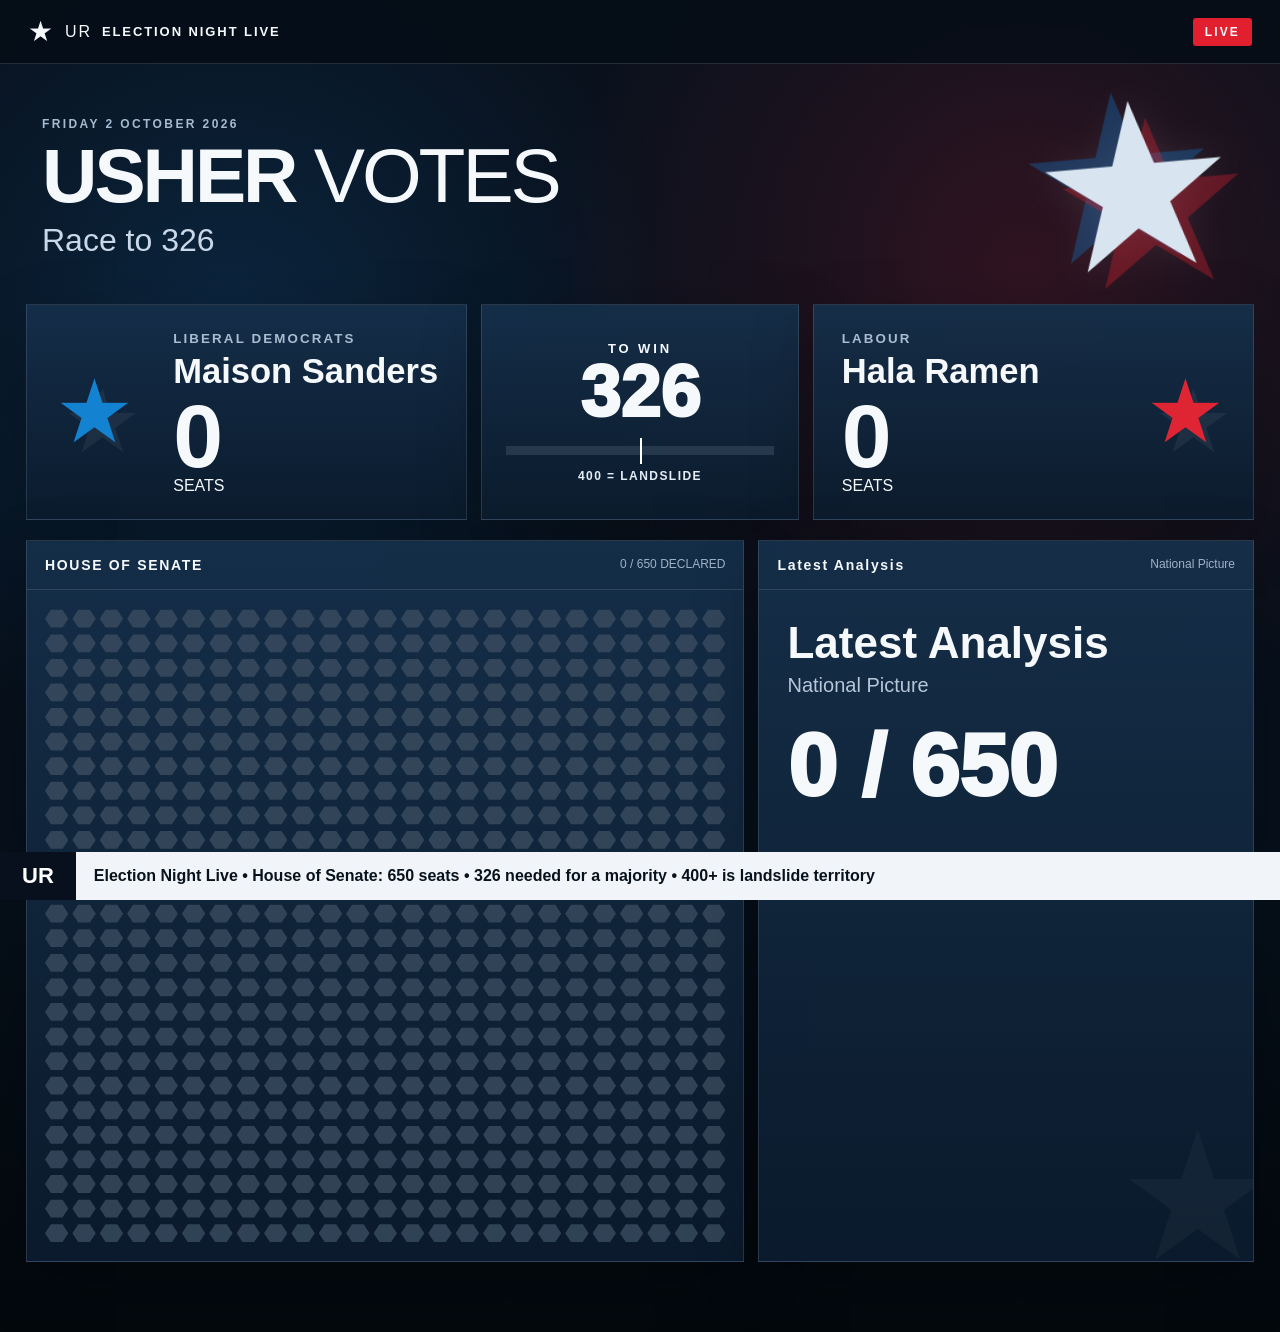
<file: index.html>
<!doctype html>
<html lang="en">
<head>
  <meta charset="utf-8">
  <meta name="viewport" content="width=device-width,initial-scale=1">
  <title>UR Election Night Live</title>
  <link rel="stylesheet" href="styles.css">
</head>
<body class="presentation-body">
  <main id="presentation">
    <section class="topbar">
      <div class="brand"><span class="brand-star">★</span><span>UR</span><b>ELECTION NIGHT LIVE</b></div>
      <div class="live-badge">LIVE</div>
    </section>

    <section class="hero">
      <div>
        <div class="eyebrow" id="electionDate">FRIDAY 2 OCTOBER 2026</div>
        <h1>USHER <span>VOTES</span></h1>
        <p id="headline">Race to 326</p>
      </div>
      <div class="giant-star">★</div>
    </section>

    <section class="matchup-grid">
      <article class="candidate-card candidate-a">
        <div class="candidate-star">★</div>
        <div>
          <small id="partyA">LIBERAL DEMOCRATS</small>
          <h2 id="leaderA">Maison Sanders</h2>
          <div class="seat-big" id="seatA">0</div>
          <span>SEATS</span>
        </div>
      </article>

      <article class="center-card">
        <div class="to-win">TO WIN</div>
        <div class="win-number" id="majorityNumber">326</div>
        <div class="majority-track">
          <div class="track-a" id="trackA"></div>
          <div class="track-b" id="trackB"></div>
          <div class="majority-marker"></div>
        </div>
        <div class="landslide" id="landslideLabel">400 = LANDSLIDE</div>
      </article>

      <article class="candidate-card candidate-b">
        <div>
          <small id="partyB">LABOUR</small>
          <h2 id="leaderB">Hala Ramen</h2>
          <div class="seat-big" id="seatB">0</div>
          <span>SEATS</span>
        </div>
        <div class="candidate-star">★</div>
      </article>
    </section>

    <section class="dashboard">
      <div class="panel map-panel">
        <header>
          <h3>HOUSE OF SENATE</h3>
          <span id="declaredCount">0 / 650 DECLARED</span>
        </header>
        <div class="hex-map" id="hexMap"></div>
      </div>

      <div class="panel analysis-panel">
        <header>
          <h3 id="slideTitle">LATEST ANALYSIS</h3>
          <span id="slideKicker">NATIONAL PICTURE</span>
        </header>
        <div id="slideStage"></div>
      </div>
    </section>

    <section class="ticker">
      <div class="ticker-label">UR</div>
      <div class="ticker-text" id="tickerText">Election Night Live • House of Senate: 650 seats • 326 needed for a majority • 400+ is landslide territory</div>
    </section>
  </main>

  <script src="data.js"></script>
  <script src="app.js"></script>
</body>
</html>
</file>
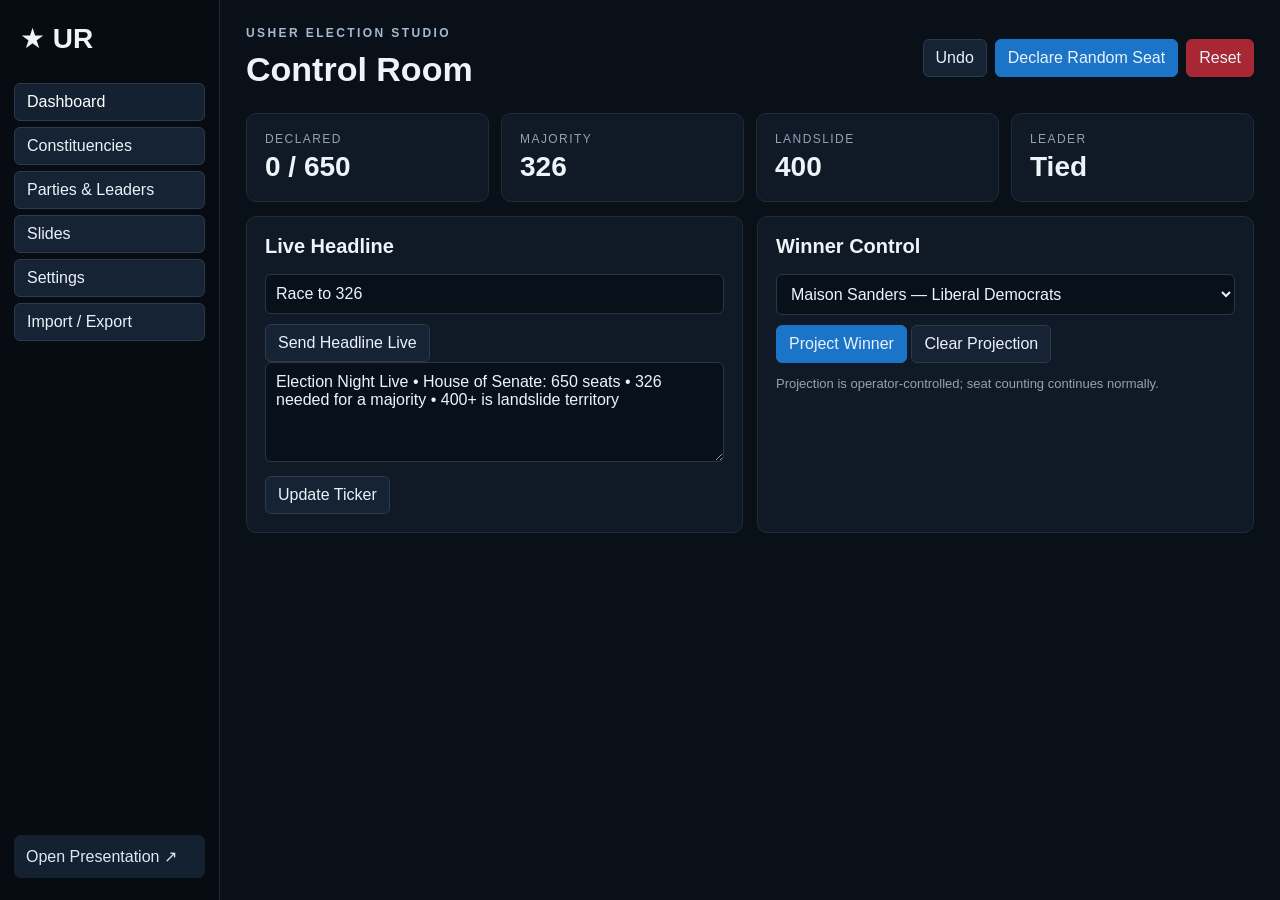
<file: control.html>
<!doctype html>
<html lang="en">
<head>
  <meta charset="utf-8">
  <meta name="viewport" content="width=device-width,initial-scale=1">
  <title>UR Election Control Room</title>
  <link rel="stylesheet" href="styles.css">
</head>
<body class="control-body">
  <aside class="sidebar">
    <div class="control-logo">★ <strong>UR</strong></div>
    <nav>
      <button class="nav-btn active" data-panel="dashboardPanel">Dashboard</button>
      <button class="nav-btn" data-panel="constituenciesPanel">Constituencies</button>
      <button class="nav-btn" data-panel="partiesPanel">Parties & Leaders</button>
      <button class="nav-btn" data-panel="slidesPanel">Slides</button>
      <button class="nav-btn" data-panel="settingsPanel">Settings</button>
      <button class="nav-btn" data-panel="importPanel">Import / Export</button>
    </nav>
    <a class="presentation-link" href="index.html" target="_blank">Open Presentation ↗</a>
  </aside>

  <main class="control-main">
    <header class="control-header">
      <div>
        <div class="eyebrow">USHER ELECTION STUDIO</div>
        <h1>Control Room</h1>
      </div>
      <div class="live-controls">
        <button id="undoBtn">Undo</button>
        <button id="randomBtn" class="primary">Declare Random Seat</button>
        <button id="resetBtn" class="danger">Reset</button>
      </div>
    </header>

    <section id="dashboardPanel" class="control-panel active-panel">
      <div class="stats-grid">
        <div class="stat"><span>Declared</span><strong id="cDeclared">0 / 650</strong></div>
        <div class="stat"><span>Majority</span><strong id="cMajority">326</strong></div>
        <div class="stat"><span>Landslide</span><strong id="cLandslide">400</strong></div>
        <div class="stat"><span>Leader</span><strong id="cLeader">Tied</strong></div>
      </div>

      <div class="control-grid">
        <div class="card">
          <h2>Live Headline</h2>
          <input id="headlineInput" value="Race to 326">
          <button id="saveHeadline">Send Headline Live</button>
          <textarea id="tickerInput">Election Night Live • House of Senate: 650 seats • 326 needed for a majority • 400+ is landslide territory</textarea>
          <button id="saveTicker">Update Ticker</button>
        </div>

        <div class="card">
          <h2>Winner Control</h2>
          <select id="winnerSelect"></select>
          <button id="projectWinner" class="primary">Project Winner</button>
          <button id="clearWinner">Clear Projection</button>
          <p class="muted">Projection is operator-controlled; seat counting continues normally.</p>
        </div>
      </div>
    </section>

    <section id="constituenciesPanel" class="control-panel">
      <div class="card">
        <div class="split-header">
          <h2>650 Constituencies</h2>
          <input id="seatSearch" placeholder="Search constituencies">
        </div>
        <div id="seatTableWrap"></div>
      </div>
    </section>

    <section id="partiesPanel" class="control-panel">
      <div class="card">
        <h2>Parties & Leaders</h2>
        <div id="partyEditor"></div>
        <button id="saveParties" class="primary">Save Parties</button>
      </div>
    </section>

    <section id="slidesPanel" class="control-panel">
      <div class="card">
        <div class="split-header">
          <h2>Analysis Slides</h2>
          <button id="addSlide">+ New Slide</button>
        </div>
        <div id="slideEditor"></div>
      </div>
    </section>

    <section id="settingsPanel" class="control-panel">
      <div class="card form-grid">
        <label>Election date<input id="electionDateInput"></label>
        <label>Total seats<input type="number" id="totalSeatsInput"></label>
        <label>Seats to win<input type="number" id="majorityInput"></label>
        <label>Landslide threshold<input type="number" id="landslideInput"></label>
        <label>Primary chamber<input id="chamberInput"></label>
        <label>Secondary chamber<input id="secondChamberInput"></label>
        <label>Office title<input id="officeInput"></label>
        <button id="saveSettings" class="primary">Save Settings</button>
      </div>
    </section>

    <section id="importPanel" class="control-panel">
      <div class="card">
        <h2>Import / Export</h2>
        <p class="muted">Paste a full election JSON backup, or export this build for later.</p>
        <textarea id="jsonBox" class="json-box"></textarea>
        <div class="button-row">
          <button id="exportBtn">Export JSON</button>
          <button id="importBtn" class="primary">Import JSON</button>
        </div>
      </div>
    </section>
  </main>

  <script src="data.js"></script>
  <script src="control.js"></script>
</body>
</html>
</file>
<file: styles.css>
:root{
  --bg:#07101c;
  --bg2:#0c1d30;
  --panel:#10243a;
  --panel2:#132b45;
  --text:#f6f9fc;
  --muted:#9fb2c7;
  --line:rgba(255,255,255,.12);
  --red:#e11f2f;
  --blue:#1379c9;
  --silver:#e5ecf3;
}
*{box-sizing:border-box}
html,body{margin:0;min-height:100%;font-family:Inter,Segoe UI,Arial,sans-serif;background:var(--bg);color:var(--text)}
button,input,select,textarea{font:inherit}
button{cursor:pointer}
.presentation-body{
  min-height:100vh;
  background:
    radial-gradient(circle at 18% 25%,rgba(19,121,201,.20),transparent 30%),
    radial-gradient(circle at 80% 20%,rgba(225,31,47,.18),transparent 32%),
    linear-gradient(180deg,#09111d,#06101b 62%,#03080d);
}
#presentation{min-height:100vh;display:flex;flex-direction:column;overflow:hidden}
.topbar{height:64px;display:flex;align-items:center;justify-content:space-between;padding:0 28px;border-bottom:1px solid var(--line);background:rgba(5,13,23,.86);backdrop-filter:blur(12px)}
.brand{display:flex;gap:10px;align-items:center;letter-spacing:.12em}.brand-star{font-size:28px}.brand b{font-size:13px}.live-badge{background:var(--red);padding:7px 12px;border-radius:3px;font-size:12px;font-weight:800;letter-spacing:.18em}
.hero{display:flex;align-items:center;justify-content:space-between;padding:32px 42px 24px;position:relative}
.hero h1{font-size:clamp(44px,6vw,88px);margin:0;line-height:.9;letter-spacing:-.04em}.hero h1 span{font-weight:300}.hero p{font-size:clamp(20px,2.5vw,38px);margin:12px 0 0;color:#c9d8e8}.eyebrow{font-size:12px;letter-spacing:.2em;color:#a6bad0;font-weight:800;margin-bottom:10px}
.giant-star{font-size:min(18vw,230px);line-height:.8;color:#d8e4ef;text-shadow:16px 18px 0 rgba(225,31,47,.34),-16px -10px 0 rgba(19,121,201,.34),0 0 40px rgba(255,255,255,.12);transform:rotate(-5deg)}
.matchup-grid{display:grid;grid-template-columns:1fr .72fr 1fr;gap:14px;padding:0 26px 20px}
.candidate-card,.center-card,.panel{background:linear-gradient(180deg,rgba(21,46,73,.96),rgba(11,27,45,.96));border:1px solid var(--line);box-shadow:0 20px 60px rgba(0,0,0,.23)}
.candidate-card{min-height:180px;display:flex;align-items:center;justify-content:space-between;padding:24px 28px;overflow:hidden}
.candidate-card small{letter-spacing:.16em;color:#a9bdd1;font-weight:800}.candidate-card h2{margin:5px 0 4px;font-size:clamp(24px,2.7vw,44px)}.seat-big{font-size:clamp(54px,7vw,98px);font-weight:900;line-height:.92}.candidate-star{font-size:88px;line-height:1;text-shadow:8px 10px 0 rgba(255,255,255,.06)}
.candidate-a .candidate-star{color:var(--blue)}.candidate-b .candidate-star{color:var(--red)}
.center-card{padding:24px;text-align:center;display:flex;flex-direction:column;justify-content:center}.to-win{font-size:13px;font-weight:900;letter-spacing:.22em}.win-number{font-size:72px;font-weight:950;line-height:1}.landslide{font-size:12px;color:#e5edf6;margin-top:14px;letter-spacing:.12em;font-weight:800}
.majority-track{height:9px;background:#26384c;margin:18px 0 0;position:relative;display:flex;overflow:visible}.track-a,.track-b{height:100%;width:0;transition:width .5s ease}.track-a{background:var(--blue)}.track-b{background:var(--red);margin-left:auto}.majority-marker{position:absolute;left:50%;width:2px;height:26px;top:-8px;background:white}
.dashboard{display:grid;grid-template-columns:1.45fr 1fr;gap:14px;padding:0 26px 70px;flex:1}.panel{min-height:300px}.panel header{display:flex;justify-content:space-between;padding:16px 18px;border-bottom:1px solid var(--line)}.panel h3{margin:0;font-size:14px;letter-spacing:.12em}.panel header span{font-size:12px;color:var(--muted)}
.hex-map{padding:18px;display:grid;grid-template-columns:repeat(25,1fr);gap:4px;align-content:start}.hex{aspect-ratio:1/.88;clip-path:polygon(25% 6.7%,75% 6.7%,100% 50%,75% 93.3%,25% 93.3%,0 50%);background:#3b4d60;opacity:.78;transition:transform .2s,opacity .2s}.hex:hover{transform:scale(1.35);opacity:1;z-index:2}
.analysis-panel{position:relative;overflow:hidden}.analysis-panel:after{content:"★";position:absolute;right:-25px;bottom:-40px;font-size:180px;color:rgba(255,255,255,.035);pointer-events:none}
#slideStage{padding:28px;display:flex;min-height:245px;flex-direction:column;justify-content:center}.slide-title{font-size:44px;font-weight:900;margin:0}.slide-subtitle{font-size:20px;color:#b6c7d8;margin-top:6px}.slide-number{font-size:88px;font-weight:950;margin-top:18px}.slide-bars{margin-top:20px;display:grid;gap:12px}.bar-row{display:grid;grid-template-columns:110px 1fr 60px;gap:10px;align-items:center}.bar{height:16px;background:#2b4057;overflow:hidden}.bar-fill{height:100%}
.ticker{position:fixed;bottom:0;left:0;right:0;height:48px;background:#f1f5f9;color:#08121d;display:flex;align-items:center;font-weight:700;z-index:10}.ticker-label{height:100%;display:flex;align-items:center;padding:0 22px;background:#07101c;color:white;font-size:22px}.ticker-text{padding:0 18px;white-space:nowrap;overflow:hidden;text-overflow:ellipsis}

.control-body{display:flex;min-height:100vh;background:#0a1018;color:#eef4fa}
.sidebar{width:220px;background:#070c12;border-right:1px solid #1d2936;padding:22px 14px;position:fixed;inset:0 auto 0 0;display:flex;flex-direction:column}.control-logo{font-size:28px;margin:0 6px 28px}.sidebar nav{display:grid;gap:6px}.nav-btn{background:transparent;border:0;color:#aab9c9;text-align:left;padding:11px 12px;border-radius:7px}.nav-btn:hover,.nav-btn.active{background:#142130;color:white}.presentation-link{margin-top:auto;color:#dce9f5;text-decoration:none;background:#142130;padding:12px;border-radius:7px}
.control-main{margin-left:220px;width:calc(100% - 220px);padding:26px}.control-header{display:flex;justify-content:space-between;align-items:center;margin-bottom:24px}.control-header h1{margin:0;font-size:34px}.live-controls{display:flex;gap:8px}
.control-body button{border:1px solid #2a3b4f;background:#152334;color:#eaf2fa;border-radius:6px;padding:9px 12px}.control-body button.primary{background:#1b74c8;border-color:#1b74c8}.control-body button.danger{background:#a82734;border-color:#a82734}
.control-panel{display:none}.active-panel{display:block}
.stats-grid{display:grid;grid-template-columns:repeat(4,1fr);gap:12px;margin-bottom:14px}.stat,.card{background:#101a26;border:1px solid #1e2b38;border-radius:10px}.stat{padding:18px}.stat span{display:block;font-size:12px;color:#8fa3b7;text-transform:uppercase;letter-spacing:.12em}.stat strong{font-size:28px;display:block;margin-top:5px}
.control-grid{display:grid;grid-template-columns:1fr 1fr;gap:14px}.card{padding:18px}.card h2{margin:0 0 16px;font-size:20px}.card input,.card select,.card textarea{width:100%;background:#08111a;color:#edf5fc;border:1px solid #263647;border-radius:6px;padding:10px;margin-bottom:10px}.card textarea{min-height:100px;resize:vertical}.muted{color:#8fa3b7;font-size:13px}.split-header{display:flex;justify-content:space-between;align-items:center;gap:12px}.split-header input{max-width:330px}
table{width:100%;border-collapse:collapse}th,td{text-align:left;padding:9px 8px;border-bottom:1px solid #1e2b38;font-size:13px}th{color:#90a4b8;text-transform:uppercase;font-size:11px;letter-spacing:.09em}.seat-actions{display:flex;gap:5px;flex-wrap:wrap}.seat-actions button{padding:5px 8px;font-size:11px}
.party-row{display:grid;grid-template-columns:1.1fr 1.2fr .8fr .6fr;gap:8px;margin-bottom:8px}.party-row input{margin:0}
.slide-row{display:grid;grid-template-columns:1.3fr .8fr .6fr auto;gap:8px;align-items:center;margin-bottom:8px;padding-bottom:8px;border-bottom:1px solid #1e2b38}.slide-row input,.slide-row select{margin:0}
.form-grid{display:grid;grid-template-columns:repeat(2,1fr);gap:12px}.form-grid label{font-size:12px;color:#99adbf}.form-grid button{align-self:end}.json-box{height:320px!important;font-family:ui-monospace,SFMono-Regular,Consolas,monospace;font-size:12px}.button-row{display:flex;gap:8px}
@media (max-width:900px){
  .matchup-grid,.dashboard,.control-grid,.stats-grid{grid-template-columns:1fr}
  .sidebar{position:static;width:100%}.control-body{display:block}.control-main{margin:0;width:100%}
  .sidebar nav{grid-template-columns:repeat(3,1fr)}
  .hex-map{grid-template-columns:repeat(18,1fr)}
}
</file>
